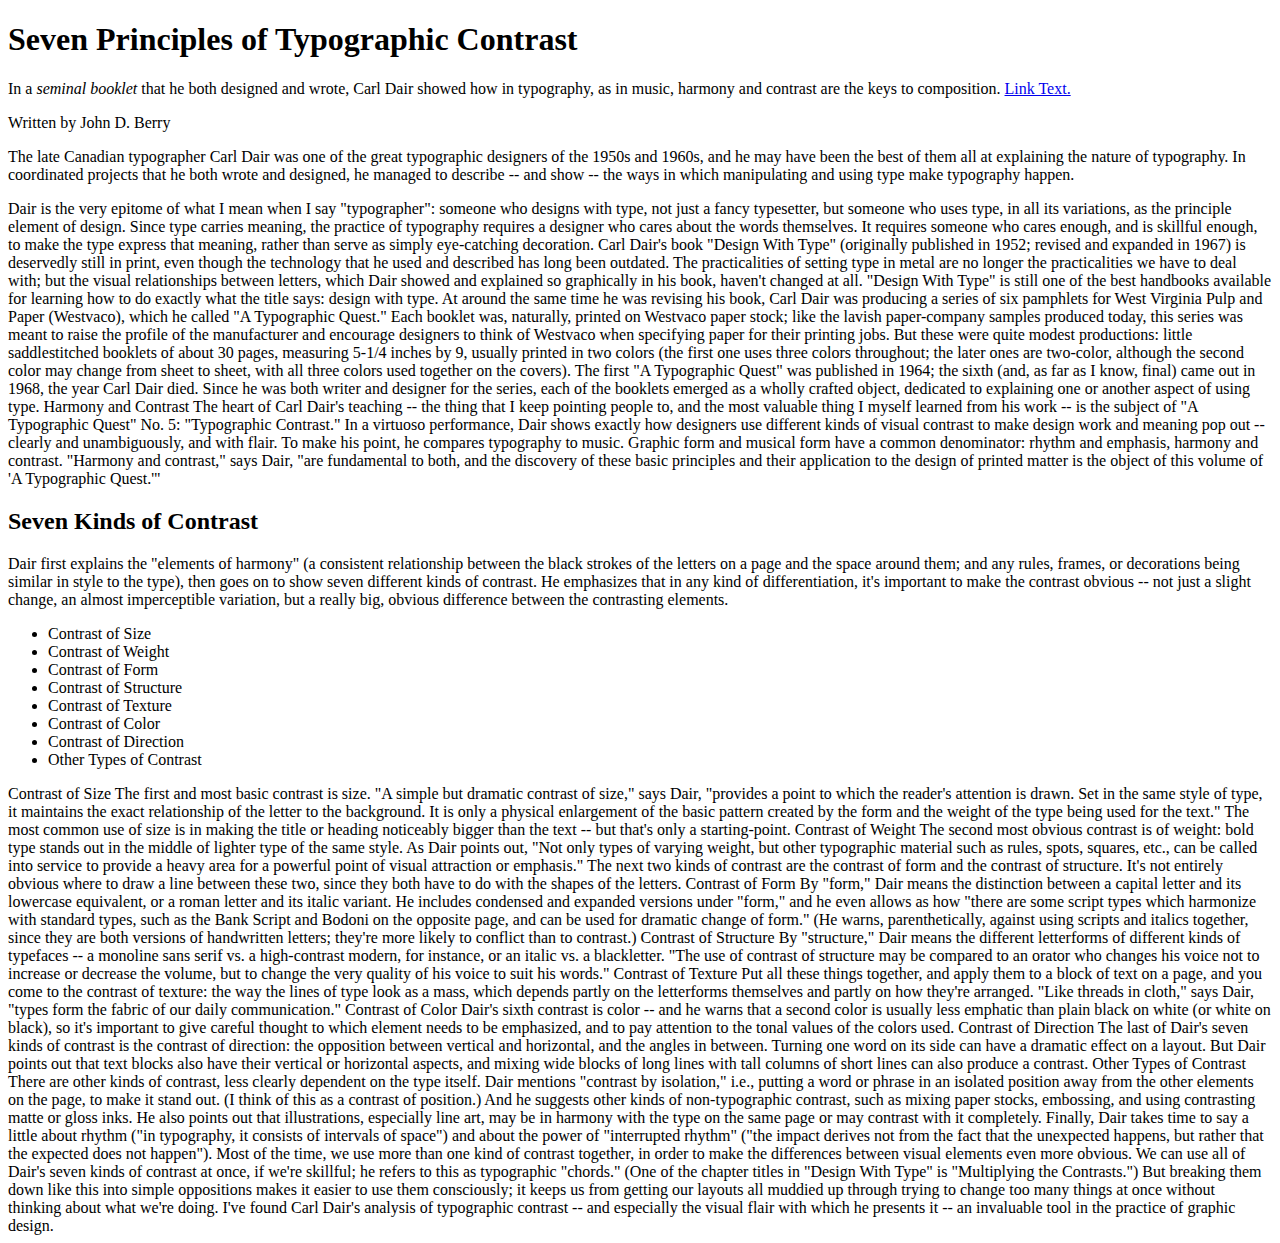
<file: 01_html/index.html>
<!DOCTYPE html>
<html lang="en">
    <head>
    	<meta http-equiv="x-ua-compatible" content="ie=edge">
        <meta charset="utf-8"> 
       	<meta name="viewport" content="width=device-width, initial-scale=1">
        <title>Seven Principles of Typographic Contrast</title>
    </head>
    <body>
    	<h1>Seven Principles of Typographic Contrast</h1>

    	<p>
    		In a <em>seminal booklet</em> that he both designed and wrote, Carl Dair showed how in typography, as in music, harmony and contrast are the keys to composition. <a href="https://www.google.com/">Link Text.</a>
    	</p>

    	<p>Written by John D. Berry</p>

    	<p>The late Canadian typographer Carl Dair was one of the great typographic designers of the 1950s and 1960s, and he may have been the best of them all at explaining the nature of typography. In coordinated projects that he both wrote and designed, he managed to describe -- and show -- the ways in which manipulating and using type make typography happen.
    	</p>

    	Dair is the very epitome of what I mean when I say "typographer": someone who designs with type, not just a fancy typesetter, but someone who uses type, in all its variations, as the principle element of design. Since type carries meaning, the practice of typography requires a designer who cares about the words themselves. It requires someone who cares enough, and is skillful enough, to make the type express that meaning, rather than serve as simply eye-catching decoration.

    	Carl Dair's book "Design With Type" (originally published in 1952; revised and expanded in 1967) is deservedly still in print, even though the technology that he used and described has long been outdated. The practicalities of setting type in metal are no longer the practicalities we have to deal with; but the visual relationships between letters, which Dair showed and explained so graphically in his book, haven't changed at all. "Design With Type" is still one of the best handbooks available for learning how to do exactly what the title says: design with type.

    	At around the same time he was revising his book, Carl Dair was producing a series of six pamphlets for West Virginia Pulp and Paper (Westvaco), which he called "A Typographic Quest." Each booklet was, naturally, printed on Westvaco paper stock; like the lavish paper-company samples produced today, this series was meant to raise the profile of the manufacturer and encourage designers to think of Westvaco when specifying paper for their printing jobs. But these were quite modest productions: little saddlestitched booklets of about 30 pages, measuring 5-1/4 inches by 9, usually printed in two colors (the first one uses three colors throughout; the later ones are two-color, although the second color may change from sheet to sheet, with all three colors used together on the covers). The first "A Typographic Quest" was published in 1964; the sixth (and, as far as I know, final) came out in 1968, the year Carl Dair died. Since he was both writer and designer for the series, each of the booklets emerged as a wholly crafted object, dedicated to explaining one or another aspect of using type.

    	Harmony and Contrast

    	The heart of Carl Dair's teaching -- the thing that I keep pointing people to, and the most valuable thing I myself learned from his work -- is the subject of "A Typographic Quest" No. 5: "Typographic Contrast." In a virtuoso performance, Dair shows exactly how designers use different kinds of visual contrast to make design work and meaning pop out -- clearly and unambiguously, and with flair. To make his point, he compares typography to music.

    	Graphic form and musical form have a common denominator: rhythm and emphasis, harmony and contrast. "Harmony and contrast," says Dair, "are fundamental to both, and the discovery of these basic principles and their application to the design of printed matter is the object of this volume of 'A Typographic Quest.'"

    	<h2>Seven Kinds of Contrast</h2>

    	Dair first explains the "elements of harmony" (a consistent relationship between the black strokes of the letters on a page and the space around them; and any rules, frames, or decorations being similar in style to the type), then goes on to show seven different kinds of contrast. He emphasizes that in any kind of differentiation, it's important to make the contrast obvious -- not just a slight change, an almost imperceptible variation, but a really big, obvious difference between the contrasting elements.

    	<ul>
    		<li>Contrast of Size</li>
    		<li>Contrast of Weight</li>
    		<li>Contrast of Form</li>
    		<li>Contrast of Structure</li>
    		<li>Contrast of Texture</li>
    		<li>Contrast of Color</li>
    		<li>Contrast of Direction</li>
    		<li>Other Types of Contrast</li>
    	</ul>

    	Contrast of Size

    	The first and most basic contrast is size. "A simple but dramatic contrast of size," says Dair, "provides a point to which the reader's attention is drawn. Set in the same style of type, it maintains the exact relationship of the letter to the background. It is only a physical enlargement of the basic pattern created by the form and the weight of the type being used for the text." The most common use of size is in making the title or heading noticeably bigger than the text -- but that's only a starting-point.

    	Contrast of Weight

    	The second most obvious contrast is of weight: bold type stands out in the middle of lighter type of the same style. As Dair points out, "Not only types of varying weight, but other typographic material such as rules, spots, squares, etc., can be called into service to provide a heavy area for a powerful point of visual attraction or emphasis."

    	The next two kinds of contrast are the contrast of form and the contrast of structure. It's not entirely obvious where to draw a line between these two, since they both have to do with the shapes of the letters.


    	Contrast of Form

    	By "form," Dair means the distinction between a capital letter and its lowercase equivalent, or a roman letter and its italic variant. He includes condensed and expanded versions under "form," and he even allows as how "there are some script types which harmonize with standard types, such as the Bank Script and Bodoni on the opposite page, and can be used for dramatic change of form." (He warns, parenthetically, against using scripts and italics together, since they are both versions of handwritten letters; they're more likely to conflict than to contrast.)

    	Contrast of Structure

    	By "structure," Dair means the different letterforms of different kinds of typefaces -- a monoline sans serif vs. a high-contrast modern, for instance, or an italic vs. a blackletter. "The use of contrast of structure may be compared to an orator who changes his voice not to increase or decrease the volume, but to change the very quality of his voice to suit his words."

    	Contrast of Texture

    	Put all these things together, and apply them to a block of text on a page, and you come to the contrast of texture: the way the lines of type look as a mass, which depends partly on the letterforms themselves and partly on how they're arranged. "Like threads in cloth," says Dair, "types form the fabric of our daily communication."


    	Contrast of Color

    	Dair's sixth contrast is color -- and he warns that a second color is usually less emphatic than plain black on white (or white on black), so it's important to give careful thought to which element needs to be emphasized, and to pay attention to the tonal values of the colors used.

    	Contrast of Direction

    	The last of Dair's seven kinds of contrast is the contrast of direction: the opposition between vertical and horizontal, and the angles in between. Turning one word on its side can have a dramatic effect on a layout. But Dair points out that text blocks also have their vertical or horizontal aspects, and mixing wide blocks of long lines with tall columns of short lines can also produce a contrast.

    	Other Types of Contrast

    	There are other kinds of contrast, less clearly dependent on the type itself. Dair mentions "contrast by isolation," i.e., putting a word or phrase in an isolated position away from the other elements on the page, to make it stand out. (I think of this as a contrast of position.) And he suggests other kinds of non-typographic contrast, such as mixing paper stocks, embossing, and using contrasting matte or gloss inks. He also points out that illustrations, especially line art, may be in harmony with the type on the same page or may contrast with it completely.

    	Finally, Dair takes time to say a little about rhythm ("in typography, it consists of intervals of space") and about the power of "interrupted rhythm" ("the impact derives not from the fact that the unexpected happens, but rather that the expected does not happen").

    	Most of the time, we use more than one kind of contrast together, in order to make the differences between visual elements even more obvious. We can use all of Dair's seven kinds of contrast at once, if we're skillful; he refers to this as typographic "chords." (One of the chapter titles in "Design With Type" is "Multiplying the Contrasts.") But breaking them down like this into simple oppositions makes it easier to use them consciously; it keeps us from getting our layouts all muddied up through trying to change too many things at once without thinking about what we're doing. I've found Carl Dair's analysis of typographic contrast -- and especially the visual flair with which he presents it -- an invaluable tool in the practice of graphic design.
    </body>
</html>
</file>
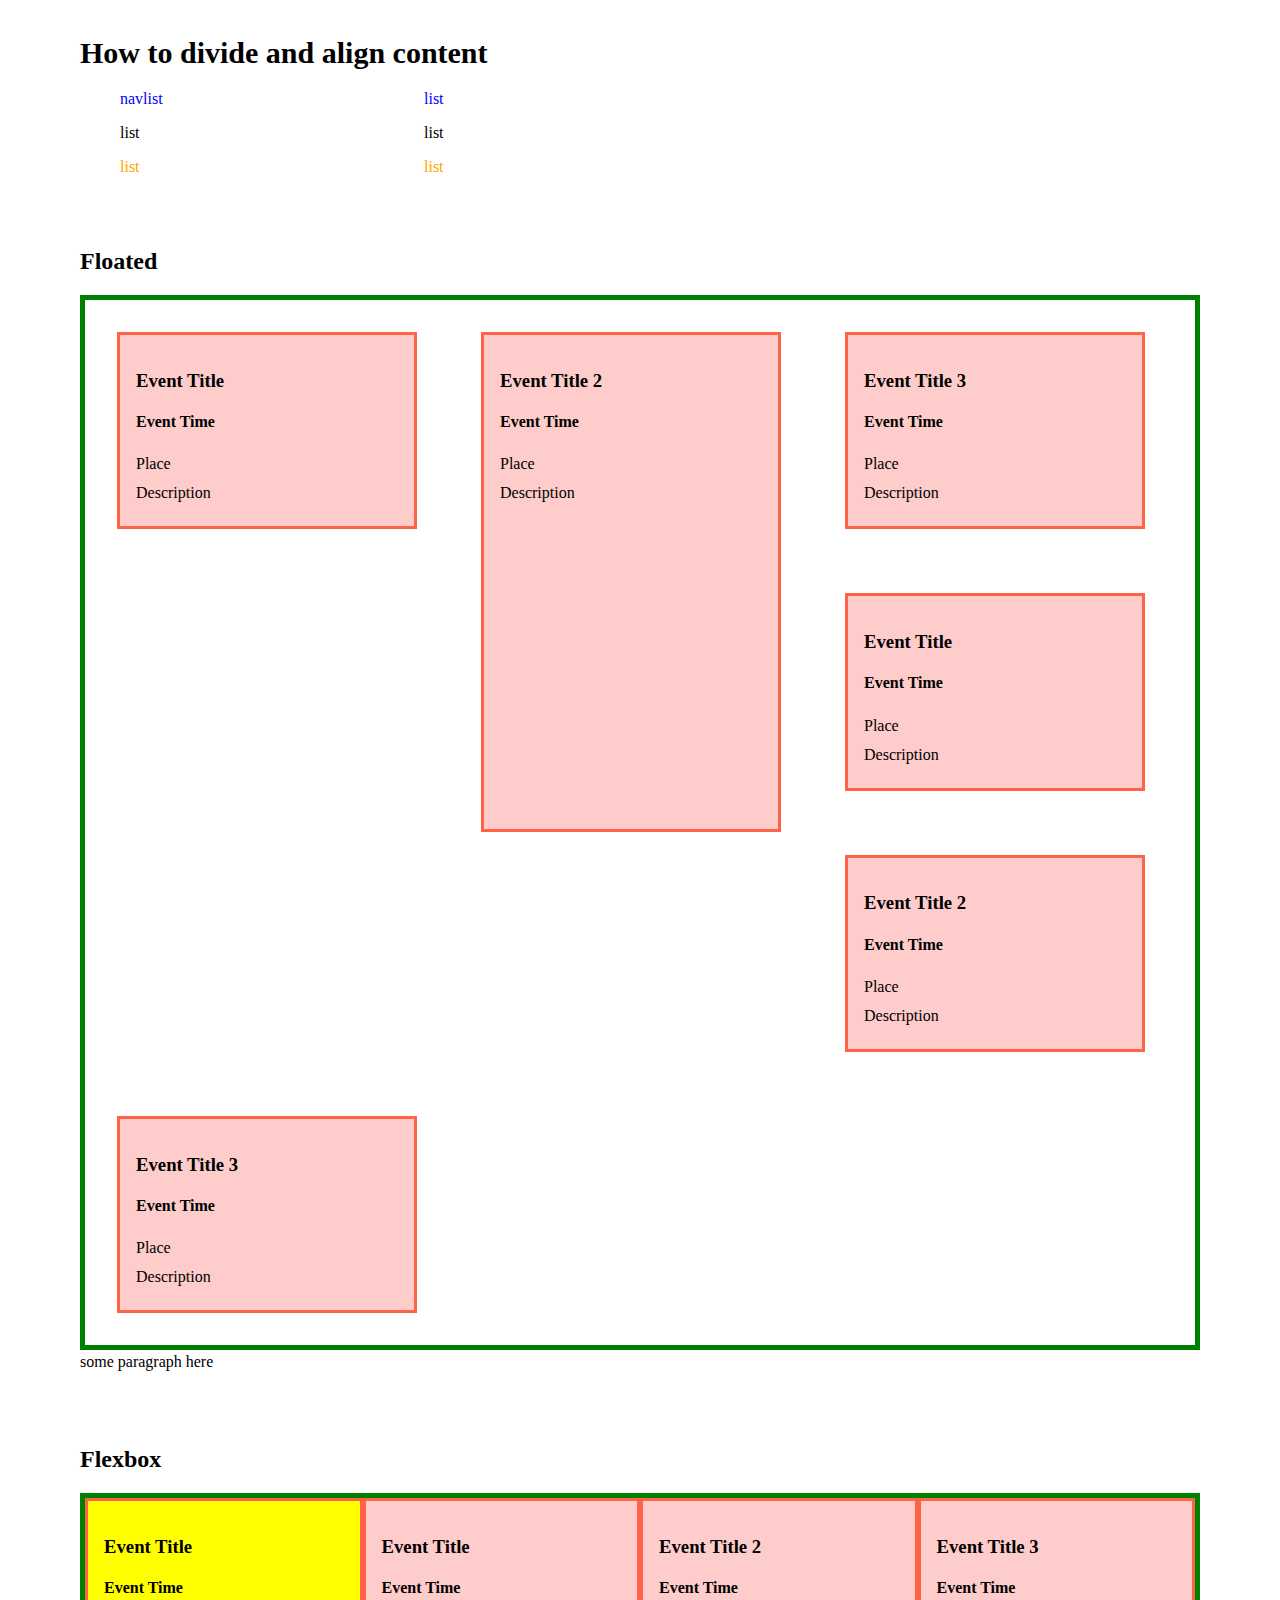
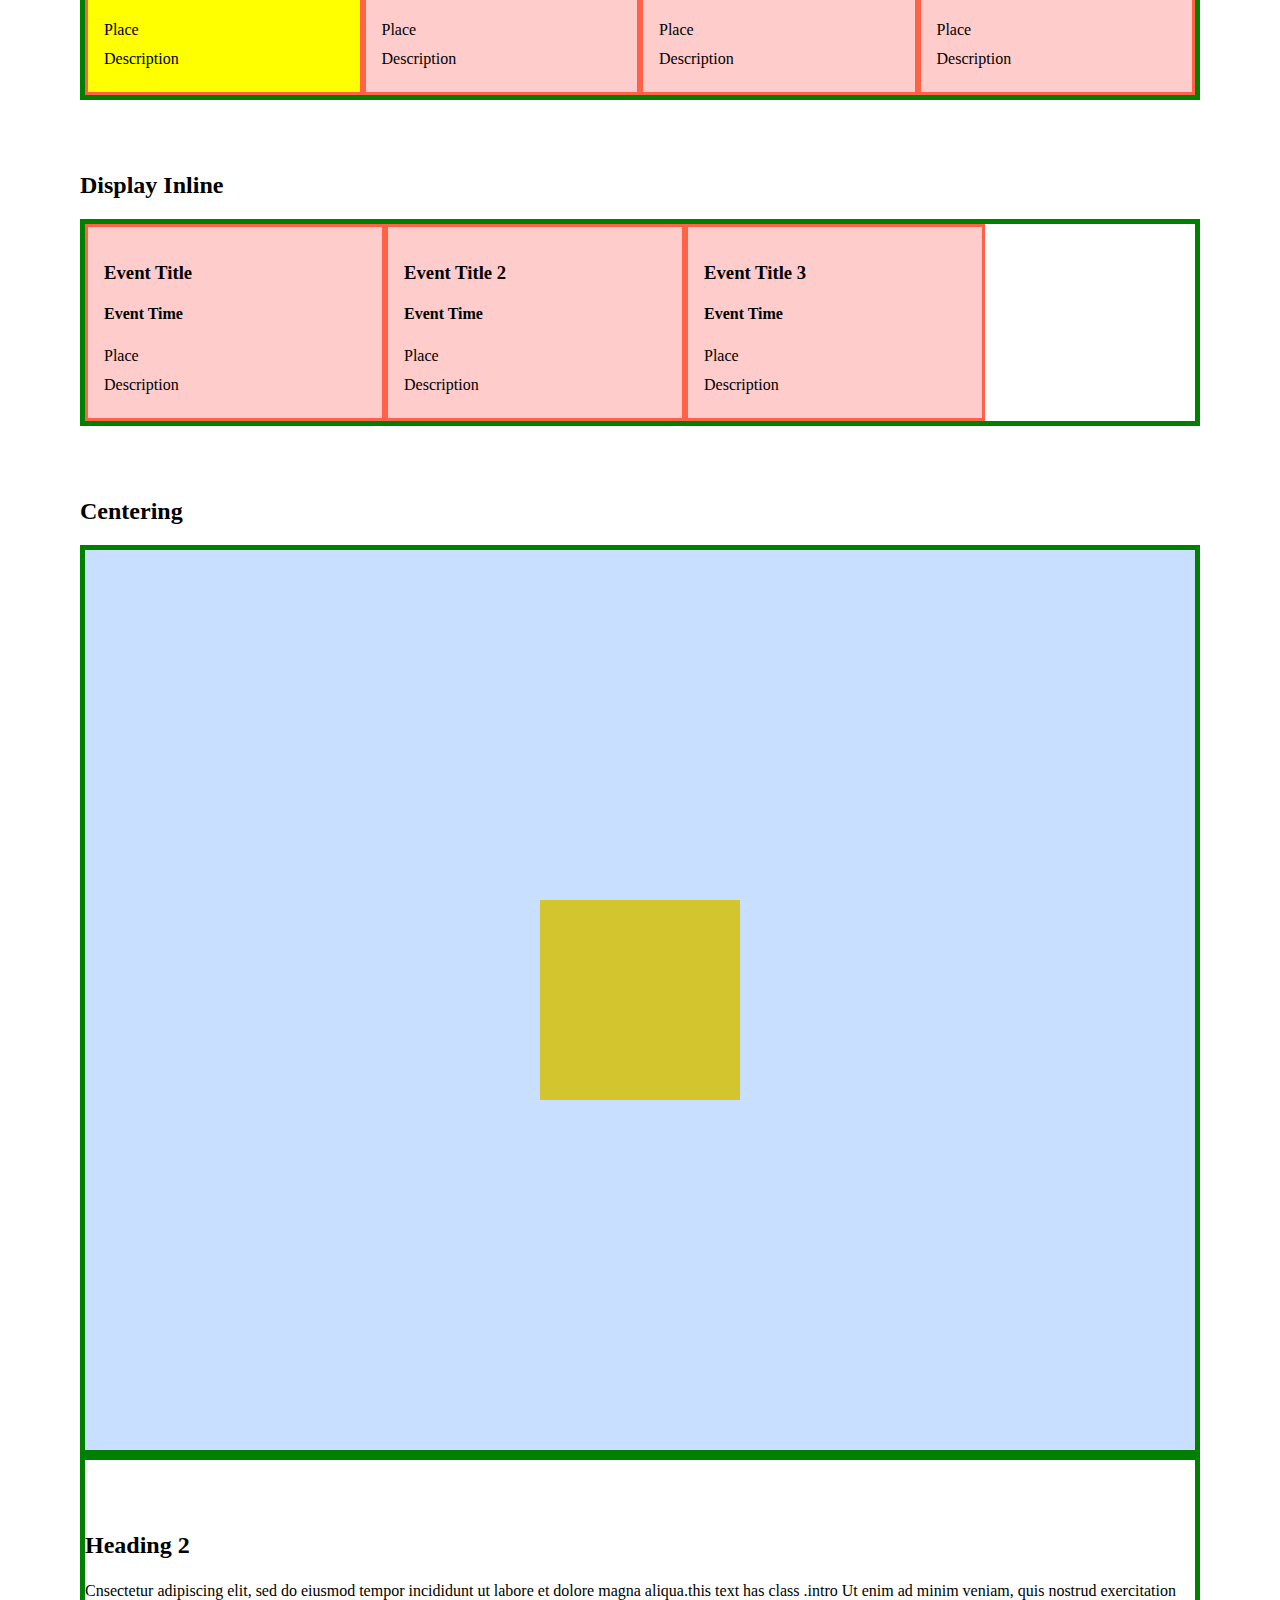
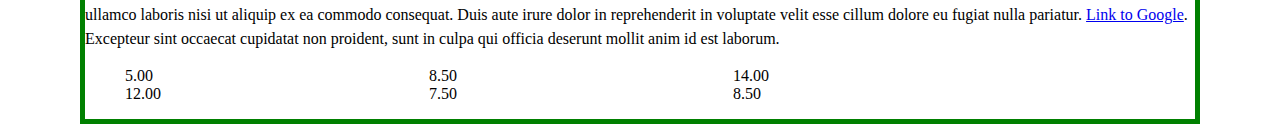
<file: 04_layout/index.html>
<!DOCTYPE html>
<html lang="en">
<head>
	<meta charset="utf-8">
	<meta content="ie=edge" http-equiv="x-ua-compatible">
	<meta content="width=device-width, initial-scale=1" name="viewport">
	<title>Layout</title>
	<link href="styles.css" rel="stylesheet" type="text/css">
</head>
<body>
	<!-- This is my heading -->
	<h1>How to divide and align content</h1>
	<ul class="nav">
		<li>navlist</li>
		<li>list</li>
	</ul>
	<ul>
		<li>list</li>
		<li>list</li>
	</ul>

	<ul class="orange">
		<li>list</li>
		<li>list</li>
	</ul>

	<h2>Floated</h2>
	<section id="floated">
		<div class="event">
			<h3>Event Title</h3>
			<h4>Event Time</h4>
			<p>Place</p>
			<p>Description</p>
		</div>
		<div class="event tall">
			<h3>Event Title 2</h3>
			<h4>Event Time</h4>
			<p>Place</p>
			<p>Description</p>
		</div>
		<div class="event">
			<h3>Event Title 3</h3>
			<h4>Event Time</h4>
			<p>Place</p>
			<p>Description</p>
		</div>
		<div class="event">
			<h3>Event Title</h3>
			<h4>Event Time</h4>
			<p>Place</p>
			<p>Description</p>
		</div>
		<div class="event">
			<h3>Event Title 2</h3>
			<h4>Event Time</h4>
			<p>Place</p>
			<p>Description</p>
		</div>
		<div class="event">
			<h3>Event Title 3</h3>
			<h4>Event Time</h4>
			<p>Place</p>
			<p>Description</p>
		</div>
	</section>

	<p>some paragraph here</p>
	
	<h2>Flexbox</h2>
	<section id="flexbox">
		<div class="event fixed">
			<h3>Event Title</h3>
			<h4>Event Time</h4>
			<p>Place</p>
			<p>Description</p>
		</div>
		<div class="event col1">
			<h3>Event Title</h3>
			<h4>Event Time</h4>
			<p>Place</p>
			<p>Description</p>
		</div>
		<div class="event col2">
			<h3>Event Title 2</h3>
			<h4>Event Time</h4>
			<p>Place</p>
			<p>Description</p>
		</div>
		<div class="event col3">
			<h3>Event Title 3</h3>
			<h4>Event Time</h4>
			<p>Place</p>
			<p>Description</p>
		</div>
	</section>
	
	<h2>Display Inline</h2>
	<section id="display">
		<div class="event">
			<h3>Event Title</h3>
			<h4>Event Time</h4>
			<p>Place</p>
			<p>Description</p>
		</div>
		<div class="event">
			<h3>Event Title 2</h3>
			<h4>Event Time</h4>
			<p>Place</p>
			<p>Description</p>
		</div>
		<div class="event">
			<h3>Event Title 3</h3>
			<h4>Event Time</h4>
			<p>Place</p>
			<p>Description</p>
		</div>
	</section>

	<h2>Centering</h2>
	<section id="centering">
		<div class="box"></div>
	</section>
	
	<section>
		<h2>Heading 2</h2>
		<p>Cnsectetur adipiscing elit, sed do eiusmod tempor incididunt ut labore et dolore magna aliqua.<span class="intro">this text has class .intro</span> Ut enim ad minim veniam, quis nostrud exercitation ullamco laboris nisi ut aliquip ex ea commodo consequat. Duis aute irure dolor in reprehenderit in voluptate velit esse cillum dolore eu fugiat nulla pariatur. <a href="https://www.google.com/">Link to Google</a>. Excepteur sint occaecat cupidatat non proident, sunt in culpa qui officia deserunt mollit anim id est laborum.</p>
		<ul>
			<li>5.00</li>
			<li>8.50</li>
			<li>14.00</li>
			<li>12.00</li>
			<li>7.50</li>
			<li>8.50</li>
		</ul>
	</section>
</body>
</html>
</file>
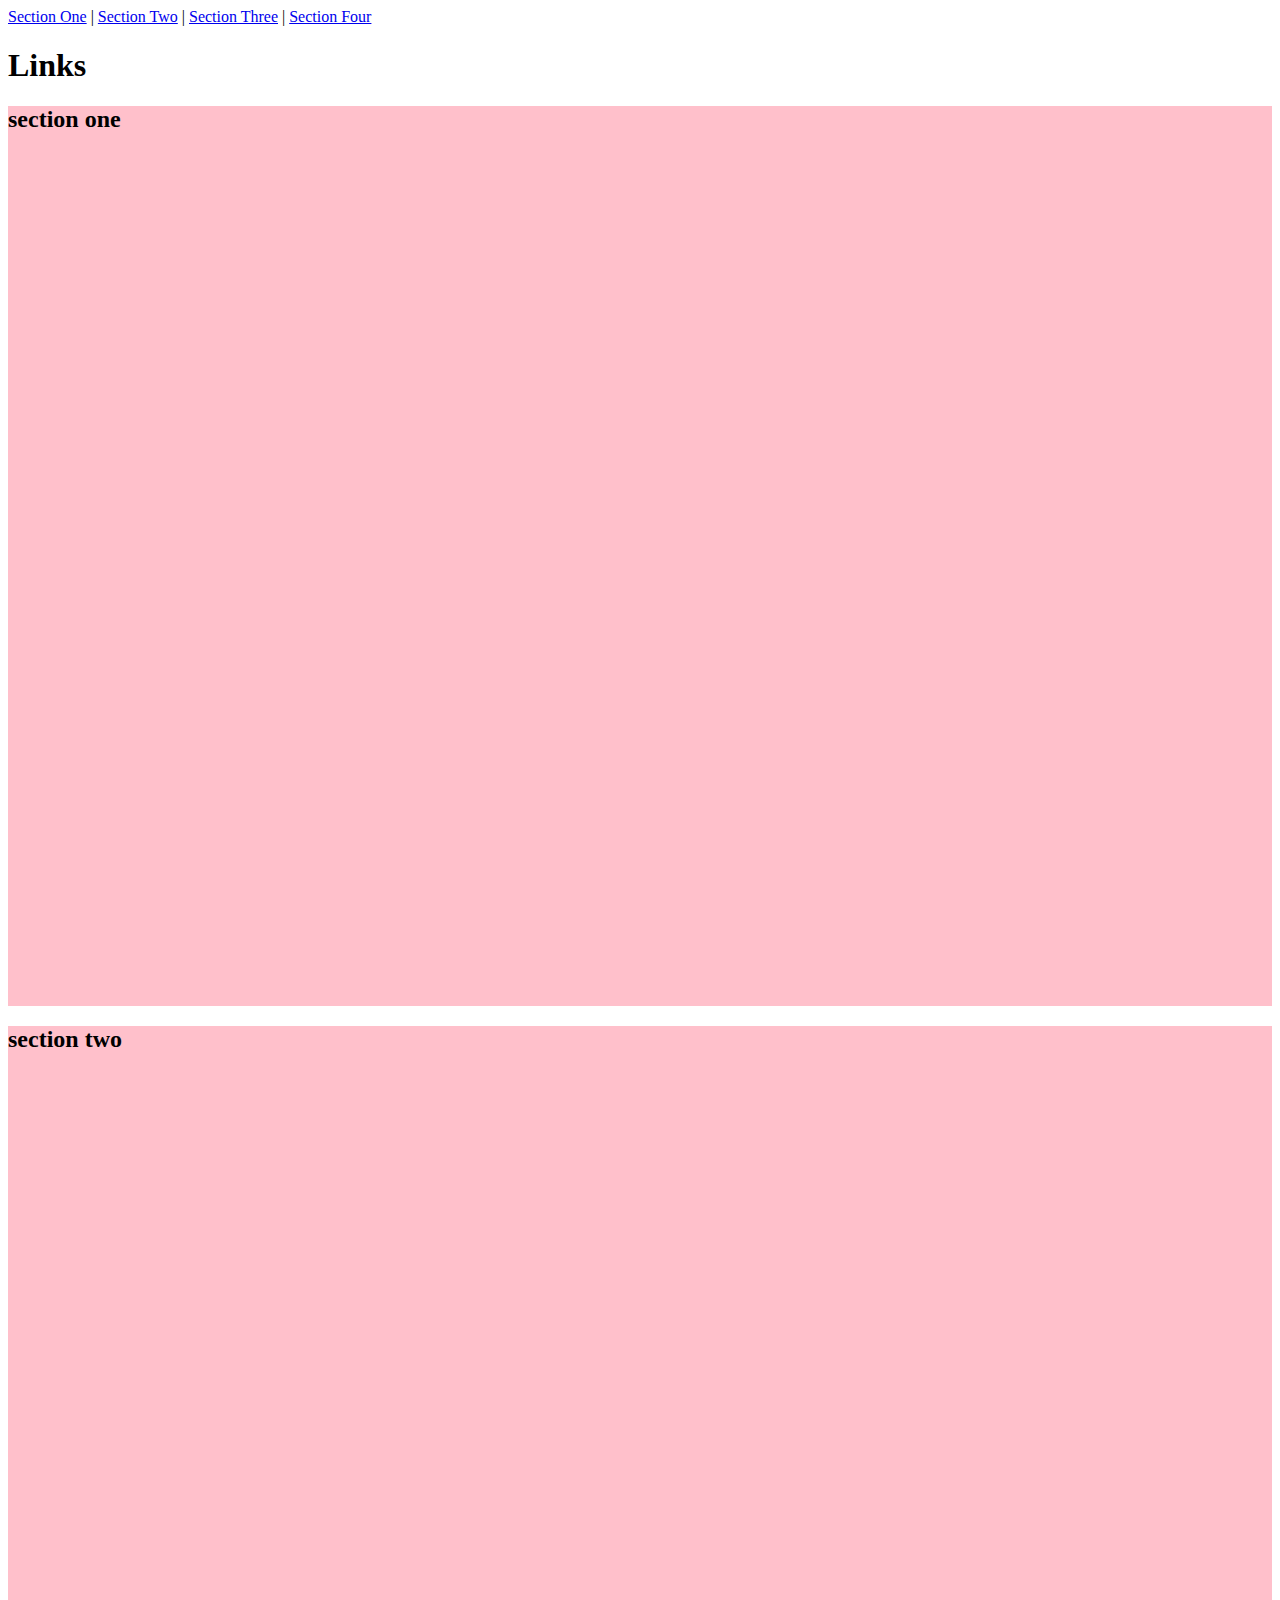
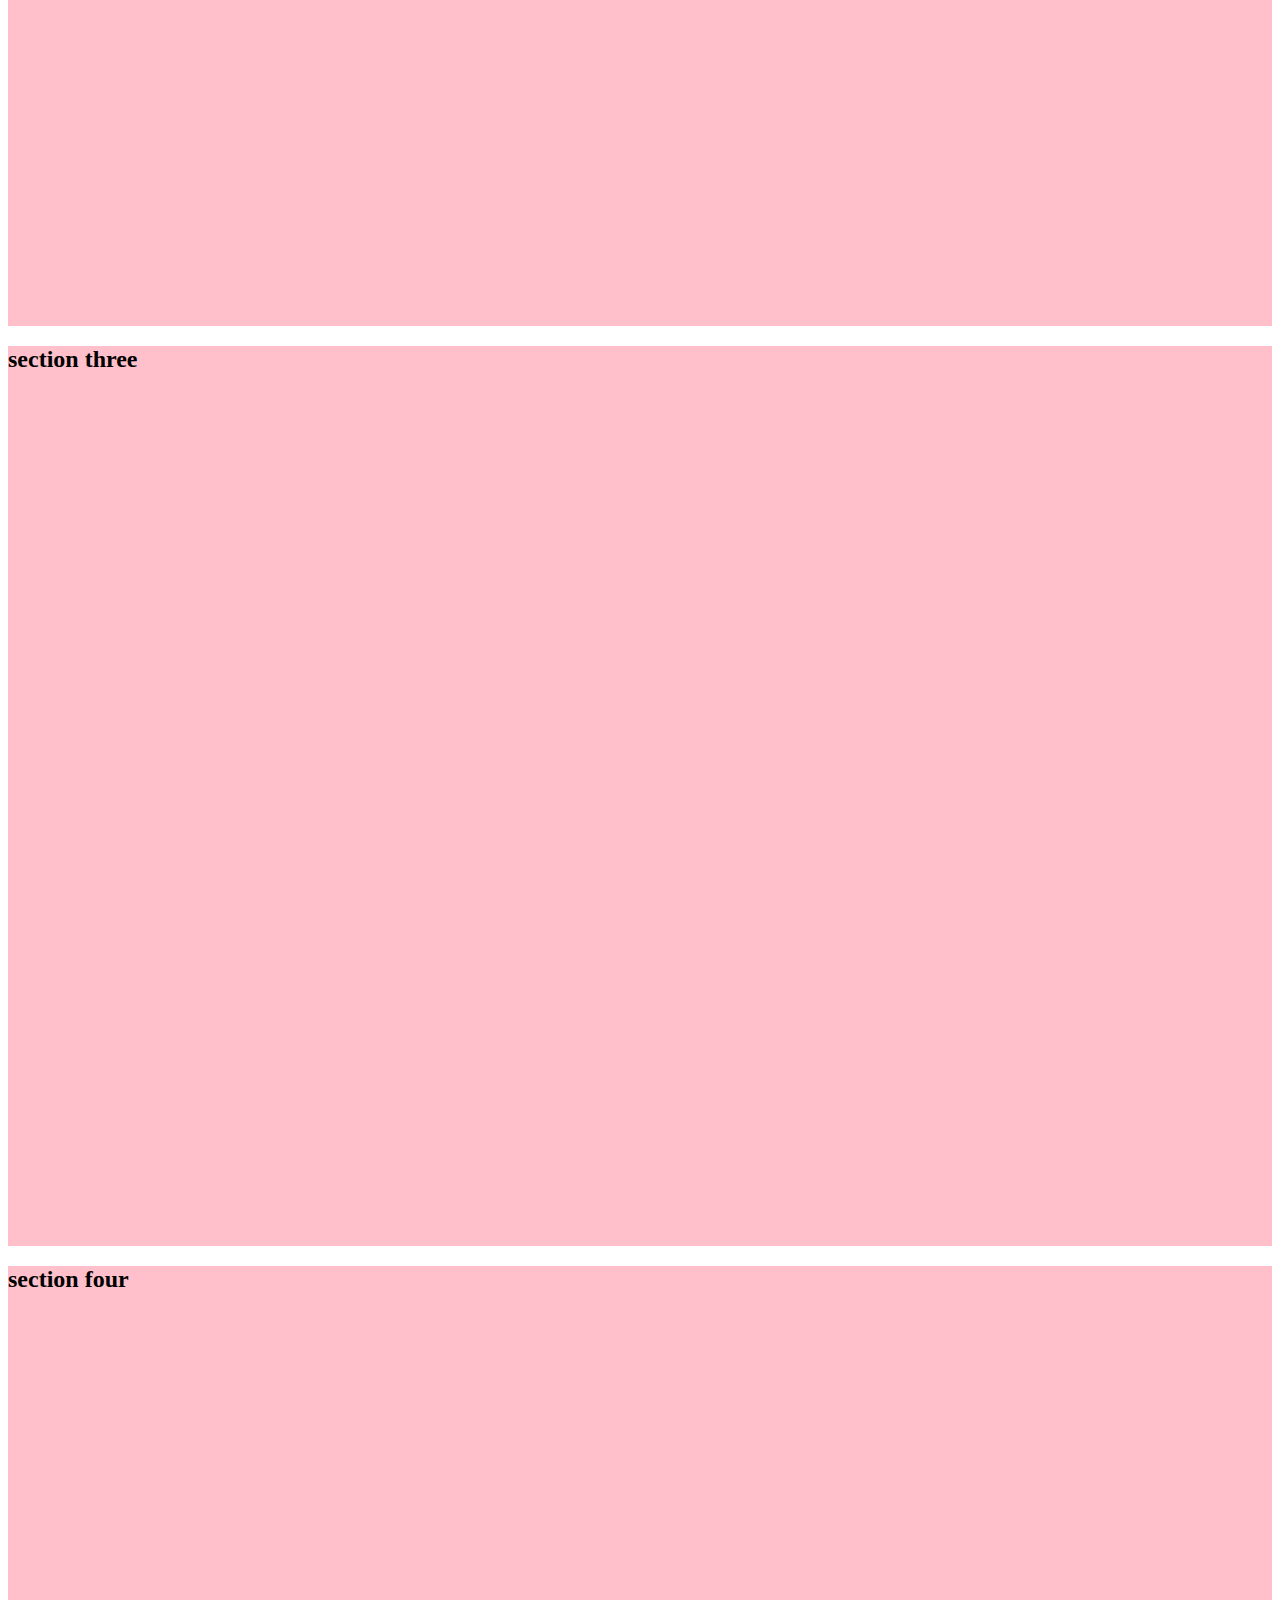
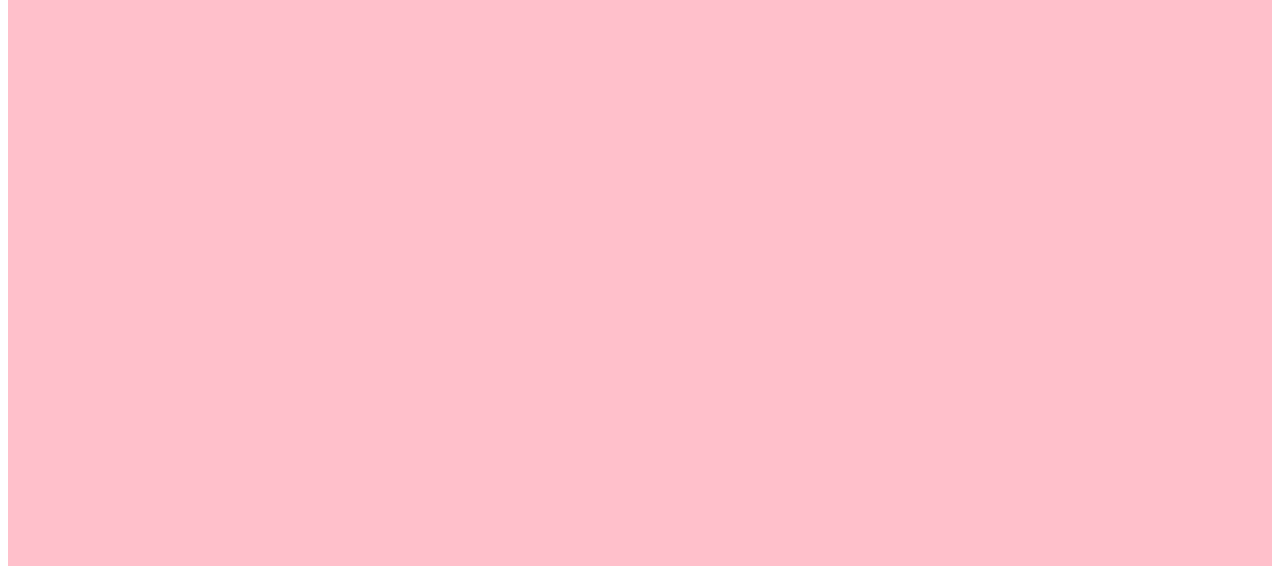
<file: 02_paths/anchor.html>
<!doctype html>
<html lang="en">
    <head>
        <meta charset="utf-8">
        <meta http-equiv="x-ua-compatible" content="ie=edge">
        <meta name="viewport" content="width=device-width, initial-scale=1">
        <style>
        	section{
        		height: 100vh;
        		width: 100%;
        		background: pink;
        		margin-bottom: 1em;
        		box-sizing: border-box;
        	}

        </style>
    </head>
    <body>
    	<nav>
    		<a href="#one">Section One</a> | <a href="#two">Section Two</a> | <a href="#three">Section Three</a> | <a href="#four">Section Four</a>
    	</nav>
    <h1>Links</h1>
	   	<section id="one">
	   		<h2>section one</h2>
	   	</section>
	   	<section id="two">
	   		<h2>section two</h2>
	   	</section>
	   	<section id="three">
	   		<h2>section three</h2>
	   	</section>
	   	<section id="four">
	   		<h2>section four</h2>
	   	</section>
    </body>
</html>
</file>
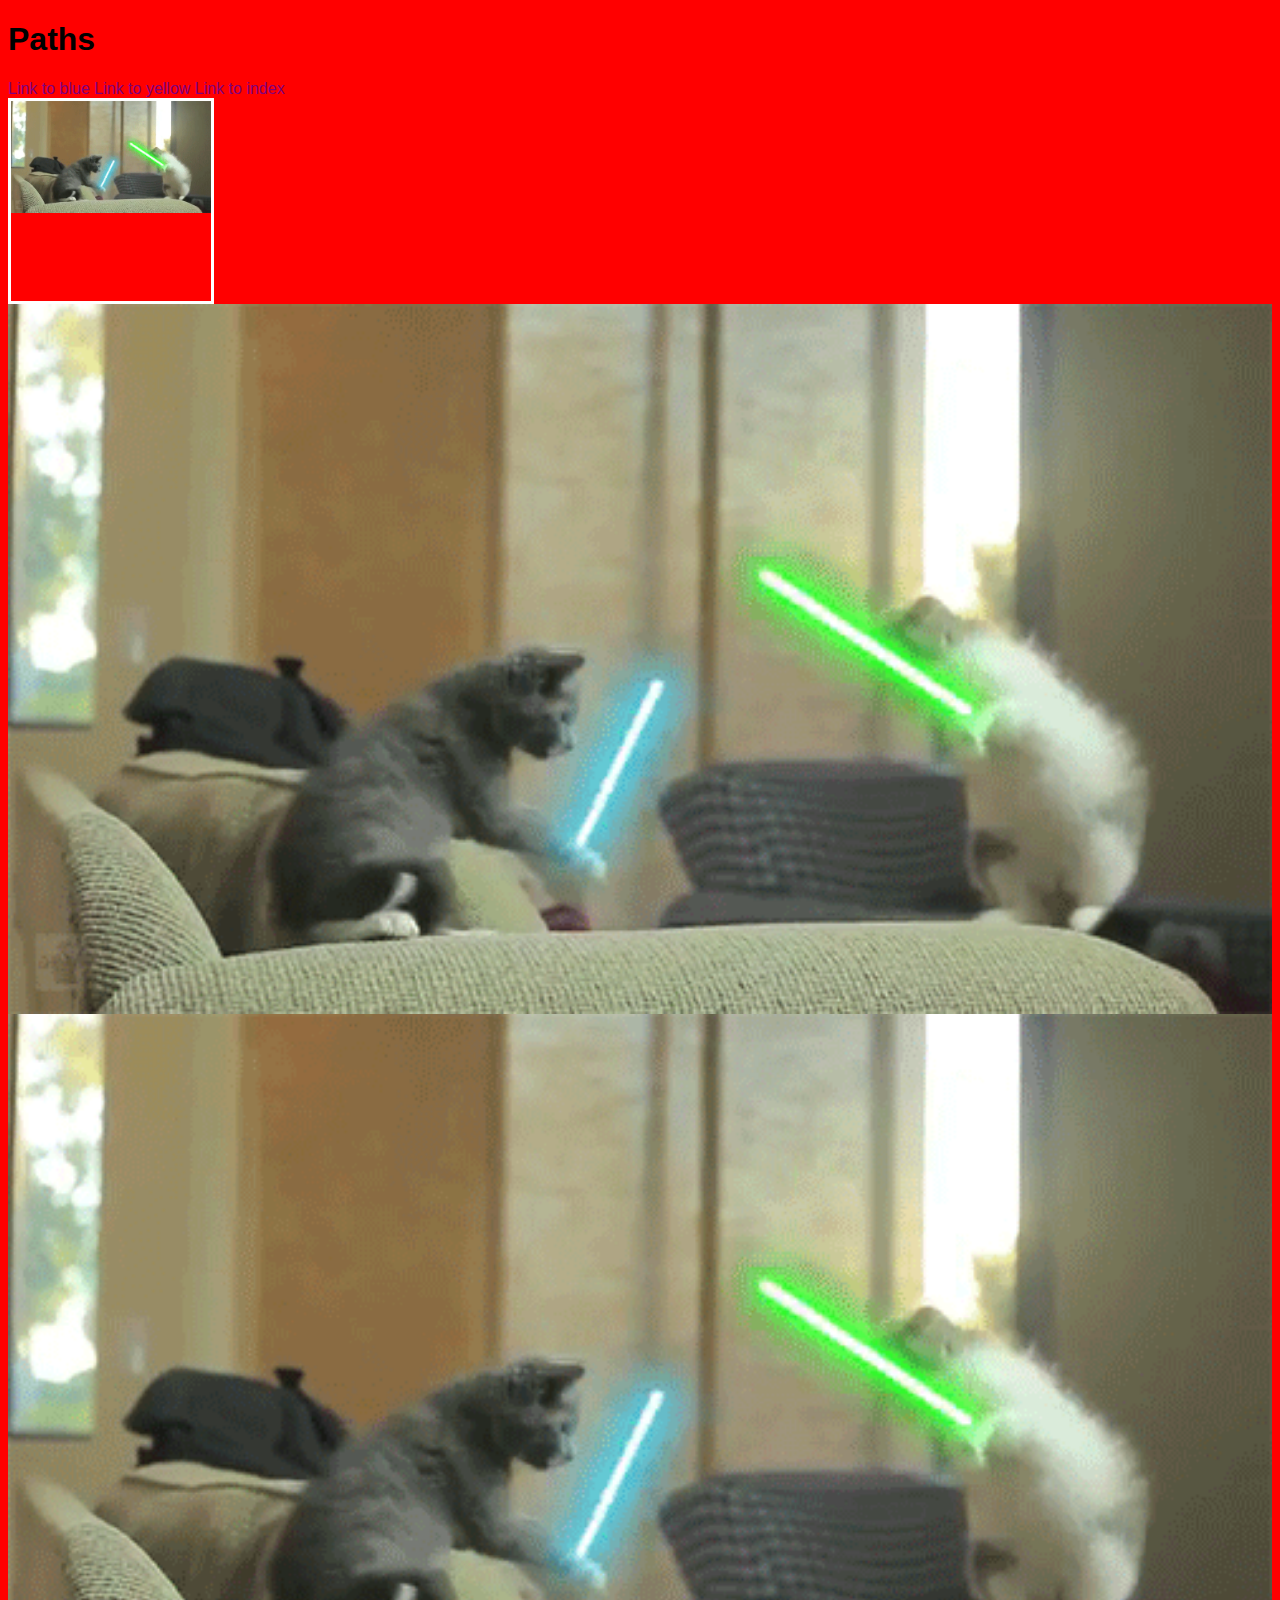
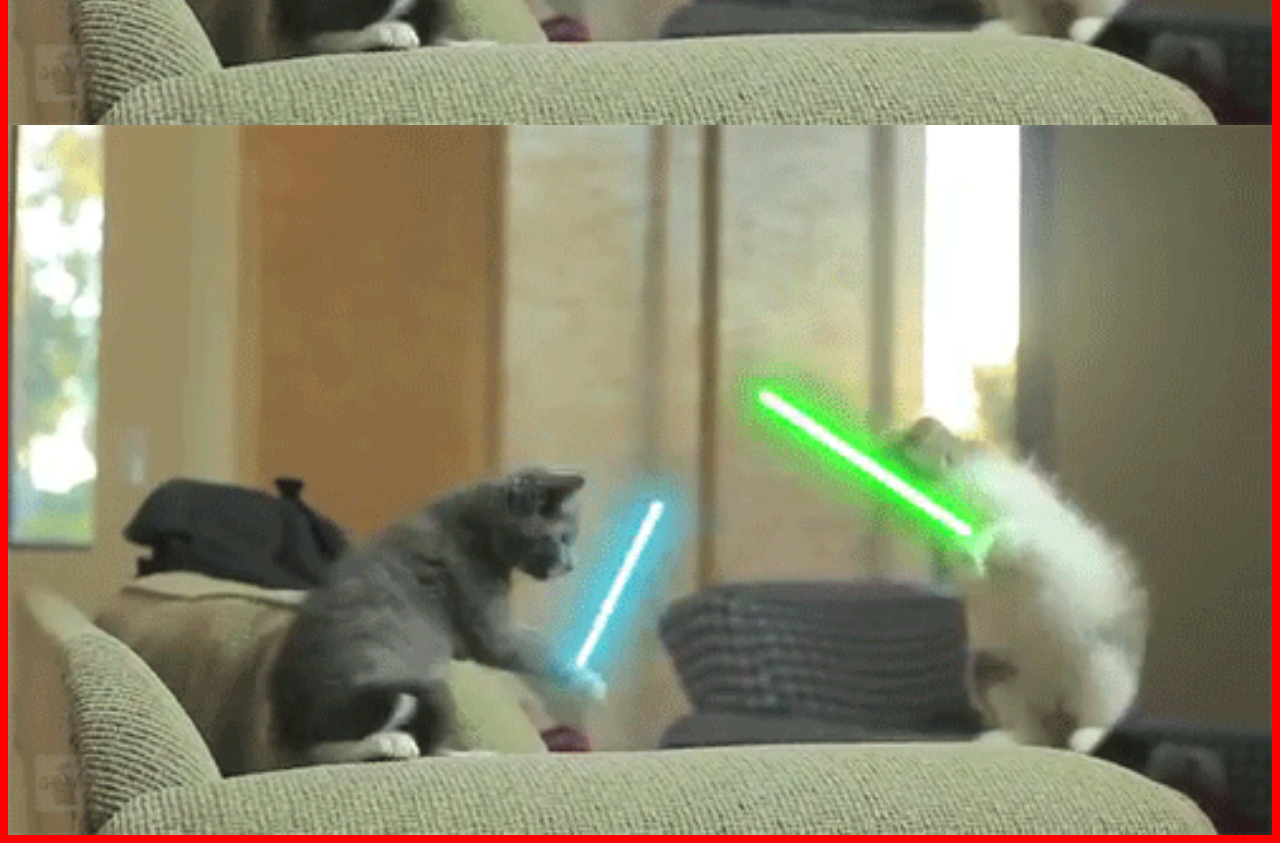
<file: 02_paths/red.html>
<!doctype html>
<html lang="en">
    <head>
        <meta charset="utf-8">
        <meta http-equiv="x-ua-compatible" content="ie=edge">
        <meta name="viewport" content="width=device-width, initial-scale=1">
        <title>Paths</title>
        <link rel="stylesheet" type="text/css" href="style.css">
    </head>
    <body class="red">
    	<h1>Paths</h1>
    	<a href="levelone/blue.html">Link to blue</a>
        <a href="levelone/leveltwo/yellow.html">Link to yellow</a>
    	<a href="index.html">Link to index</a>

        <div class="container">
             <img src="stuff/giphy.gif">
        </div>
        <img src="stuff/giphy.gif" class="special">
        <img src="stuff/giphy.gif" class="special">
        <img src="stuff/giphy.gif">
    </body>
</html>
</file>
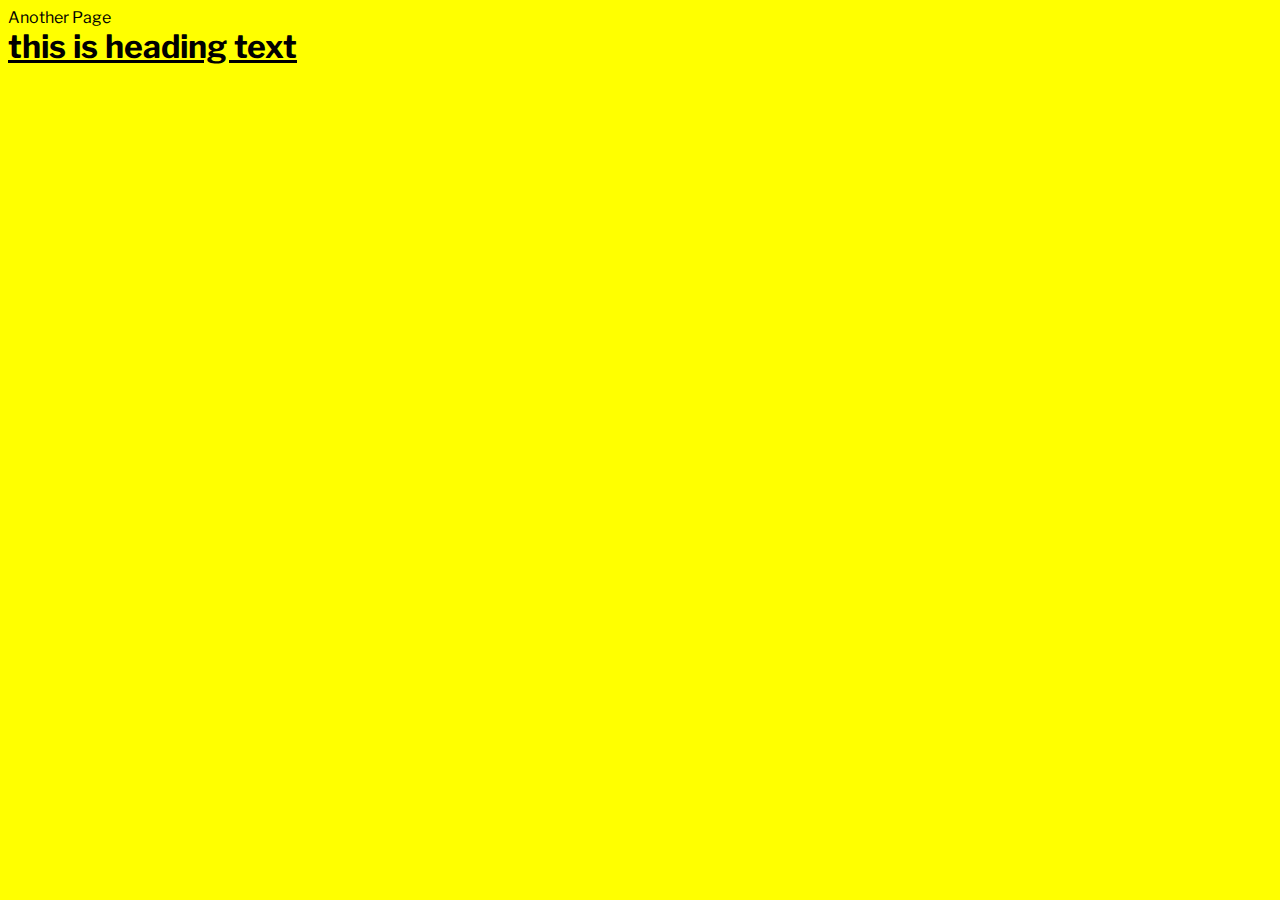
<file: 03_css/another.html>
<!doctype html>
<html lang="en">
<head>
    <meta charset="utf-8">
    <meta http-equiv="x-ua-compatible" content="ie=edge">
    <meta name="viewport" content="width=device-width, initial-scale=1">
    <title>Another page</title>
	<link rel="stylesheet" type="text/css" href="style.css">
</head>
<body>
	Another Page
	<h1>this is heading text</h1>
</body>
</html>
</file>
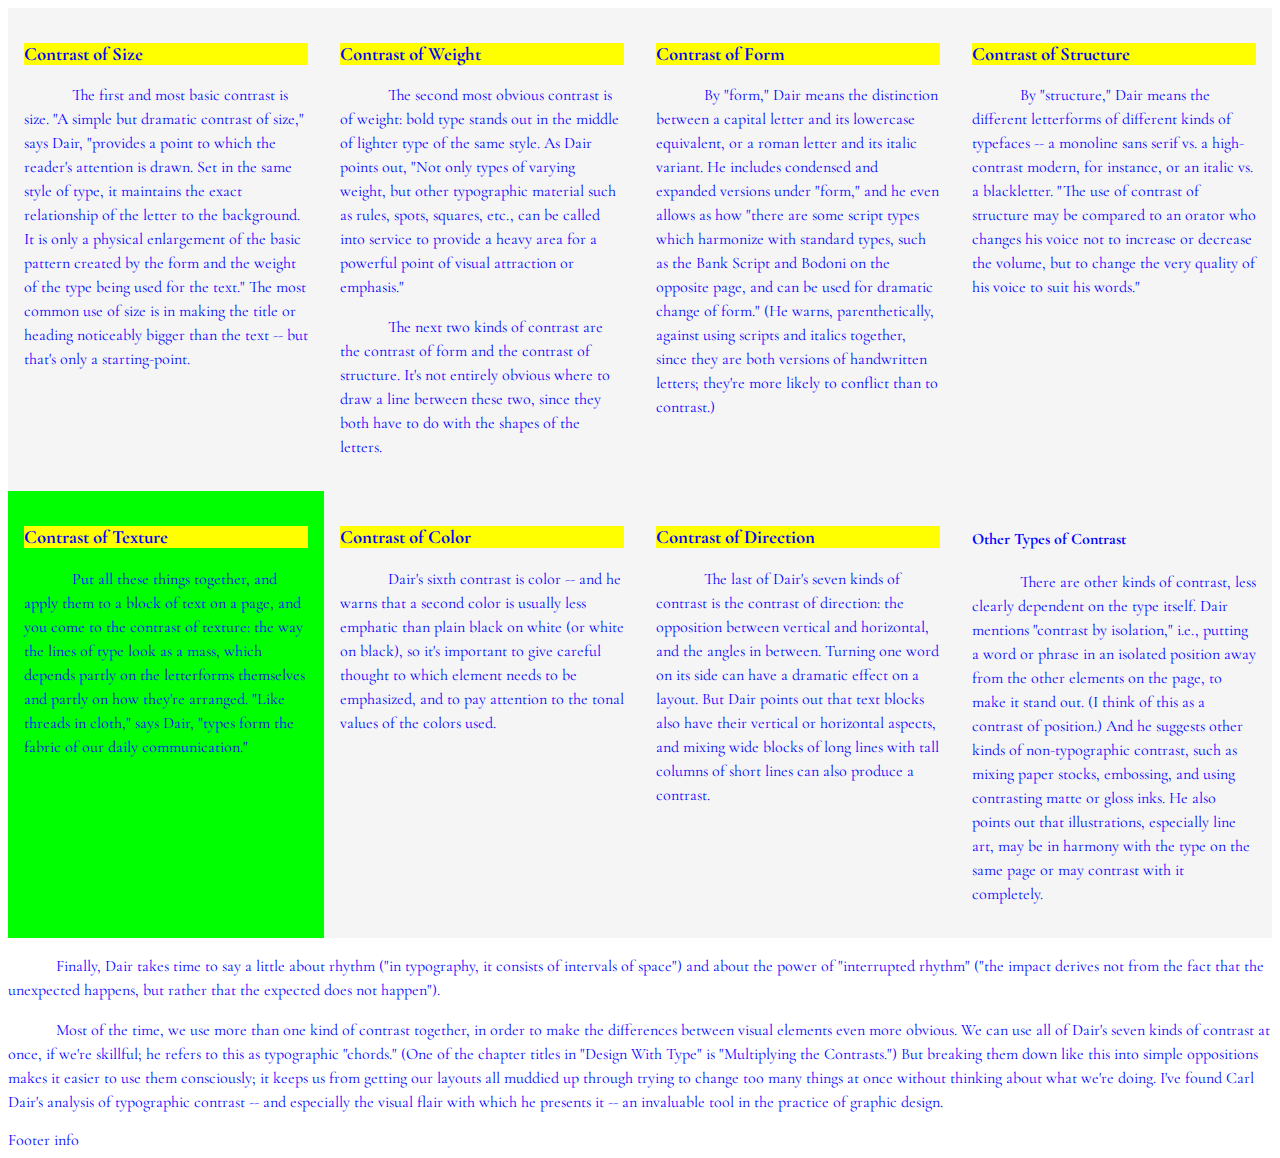
<file: 03_css/contrasts.html>
<!DOCTYPE html>
<html lang="en">
	<head>
		<meta charset="utf-8">
		<meta content="ie=edge" http-equiv="x-ua-compatible">
		<meta content="width=device-width, initial-scale=1" name="viewport">
		<title>
			HTML markup
		</title>
		<link rel="stylesheet" type="text/css" href="styles/stylesheet.css">
	</head>
	<body id="contrasts">
		<section id="columns">
			<div class="description">						
				<h3>Contrast of Size</h3>
				<p>
					The first and most basic contrast is size. "A simple but dramatic contrast of size," says Dair, "provides a point to which the reader's attention is drawn. Set in the same style of type, it maintains the exact relationship of the letter to the background. It is only a physical enlargement of the basic pattern created by the form and the weight of the type being used for the text." The most common use of size is in making the title or heading noticeably bigger than the text -- but that's only a starting-point.
				</p>
			</div>
			<div class="description">
				<h3>Contrast of Weight</h3>
				<p>
					The second most obvious contrast is of weight: bold type stands out in the middle of lighter type of the same style. As Dair points out, "Not only types of varying weight, but other typographic material such as rules, spots, squares, etc., can be called into service to provide a heavy area for a powerful point of visual attraction or emphasis."
				</p>
				<p>
					The next two kinds of contrast are the contrast of form and the contrast of structure. It's not entirely obvious where to draw a line between these two, since they both have to do with the shapes of the letters.
				</p>
			</div>

			<div class="description">
				<h3>Contrast of Form</h3>
				<p>
					By "form," Dair means the distinction between a capital letter and its lowercase equivalent, or a roman letter and its italic variant. He includes condensed and expanded versions under "form," and he even allows as how "there are some script types which harmonize with standard types, such as the Bank Script and Bodoni on the opposite page, and can be used for dramatic change of form." (He warns, parenthetically, against using scripts and italics together, since they are both versions of handwritten letters; they're more likely to conflict than to contrast.)
				</p>
			</div>
			
			<div class="description">
				<h3>Contrast of Structure</h3>
				<p>
					By "structure," Dair means the different letterforms of different kinds of typefaces -- a monoline sans serif vs. a high-contrast modern, for instance, or an italic vs. a blackletter. "The use of contrast of structure may be compared to an orator who changes his voice not to increase or decrease the volume, but to change the very quality of his voice to suit his words."
				</p>
			</div>

			<div class="description wide">
				<h3>Contrast of Texture</h3>
				<p>
					Put all these things together, and apply them to a block of text on a page, and you come to the contrast of texture: the way the lines of type look as a mass, which depends partly on the letterforms themselves and partly on how they're arranged. "Like threads in cloth," says Dair, "types form the fabric of our daily communication."
				</p>
			</div>
			
			<div class="description">
				<h3>Contrast of Color</h3>
				<p>
					Dair's sixth contrast is color -- and he warns that a second color is usually less emphatic than plain black on white (or white on black), so it's important to give careful thought to which element needs to be emphasized, and to pay attention to the tonal values of the colors used.
				</p>
			</div>
			
			<div class="description">
				<h3>Contrast of Direction</h3>
				<p>
					The last of Dair's seven kinds of contrast is the contrast of direction: the opposition between vertical and horizontal, and the angles in between. Turning one word on its side can have a dramatic effect on a layout. But Dair points out that text blocks also have their vertical or horizontal aspects, and mixing wide blocks of long lines with tall columns of short lines can also produce a contrast.
				</p>
			</div>

			<div class="description">
				<h4>
					Other Types of Contrast
				</h4>
				<p>
					There are other kinds of contrast, less clearly dependent on the type itself. Dair mentions "contrast by isolation," i.e., putting a word or phrase in an isolated position away from the other elements on the page, to make it stand out. (I think of this as a contrast of position.) And he suggests other kinds of non-typographic contrast, such as mixing paper stocks, embossing, and using contrasting matte or gloss inks. He also points out that illustrations, especially line art, may be in harmony with the type on the same page or may contrast with it completely.
				</p>
			</div>
		</section>


			<p>
				Finally, Dair takes time to say a little about rhythm ("in typography, it consists of intervals of space") and about the power of "interrupted rhythm" ("the impact derives not from the fact that the unexpected happens, but rather that the expected does not happen").
			</p>
			<p>
				Most of the time, we use more than one kind of contrast together, in order to make the differences between visual elements even more obvious. We can use all of Dair's seven kinds of contrast at once, if we're skillful; he refers to this as typographic "chords." (One of the chapter titles in "Design With Type" is "Multiplying the Contrasts.") But breaking them down like this into simple oppositions makes it easier to use them consciously; it keeps us from getting our layouts all muddied up through trying to change too many things at once without thinking about what we're doing. I've found Carl Dair's analysis of typographic contrast -- and especially the visual flair with which he presents it -- an invaluable tool in the practice of graphic design.
			</p>


		<footer>
			Footer info
		</footer>
	</body>
</html>
</file>
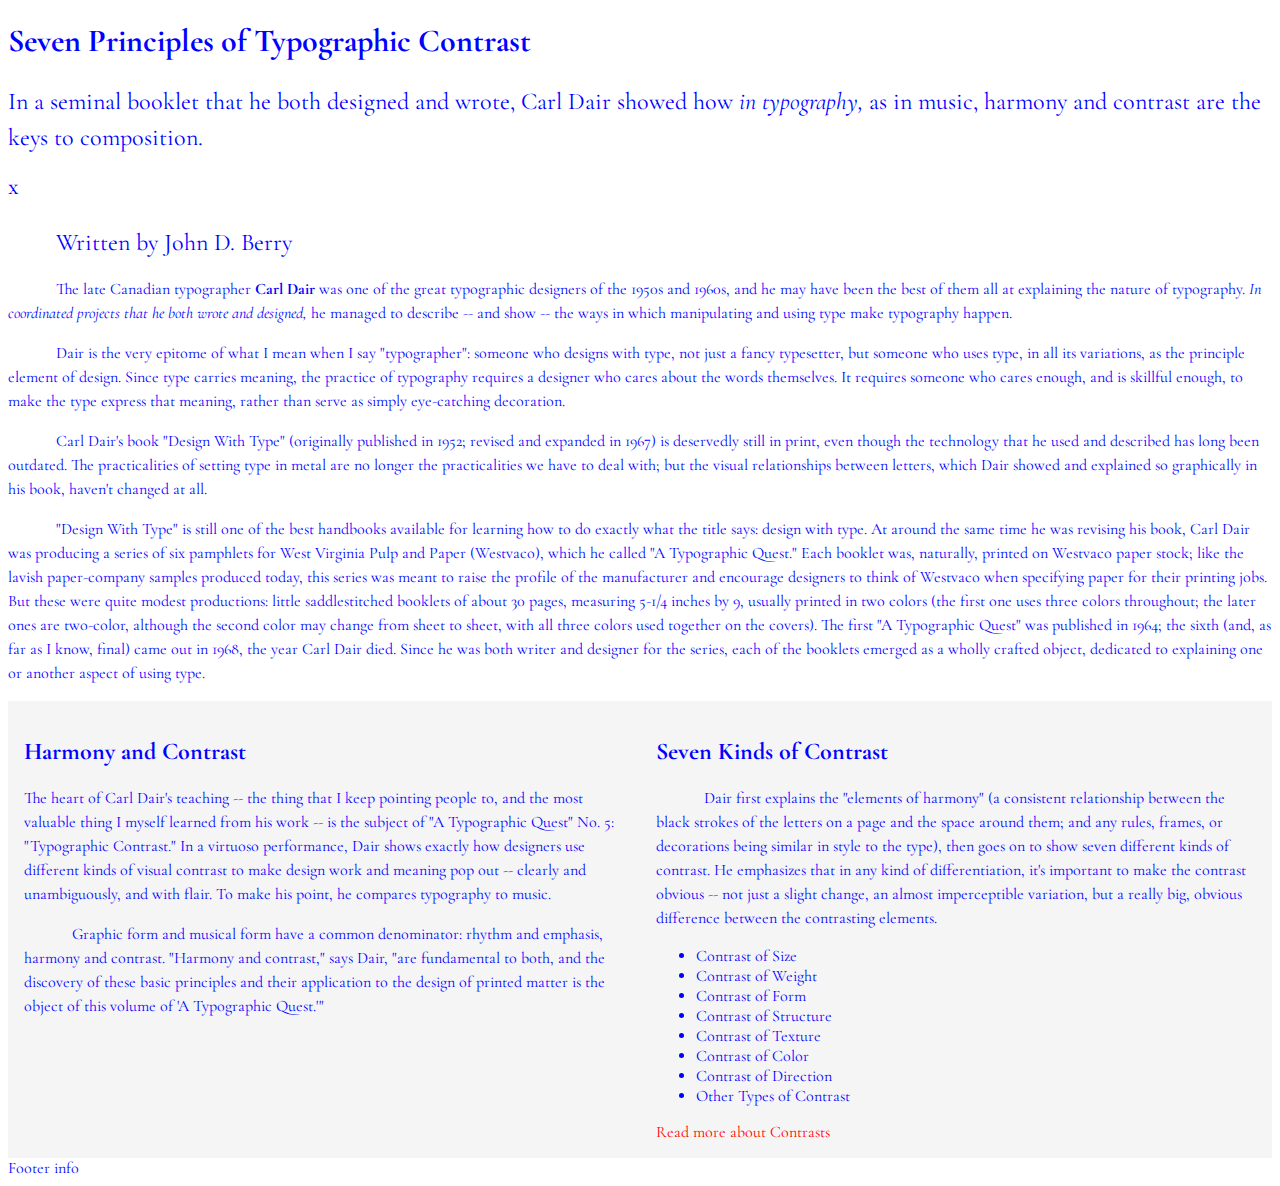
<file: 03_css/seven-principles.html>
<!DOCTYPE html>
<html lang="en">
	<head>
		<meta charset="utf-8">
		<meta content="ie=edge" http-equiv="x-ua-compatible">
		<meta content="width=device-width, initial-scale=1" name="viewport">
		<title>
			HTML markup
		</title>
		<link rel="stylesheet" type="text/css" href="styles/stylesheet.css">
	</head>
	<body>
		<main>
			<header>
				<h1>Seven Principles of Typographic Contrast</h1>
			</header>

			<section id="intro">
				<p class="noindent">
					In a seminal booklet that he both designed and wrote, Carl Dair showed how <em>in typography,</em> as in music, harmony and contrast are the keys to composition.
				</p>x
				<p>
					Written by John D. Berry
				</p>
			</section>


				<p>
					The late Canadian typographer <strong>Carl Dair</strong> was one of the great typographic designers of the 1950s and 1960s, and he may have been the best of them all at explaining the nature of typography. <em>In coordinated projects that he both wrote and designed,</em> he managed to describe -- and show -- the ways in which manipulating and using type make typography happen.
				</p>
				<p>
					Dair is the very epitome of what I mean when I say "typographer": someone who designs with type, not just a fancy typesetter, but someone who uses type, in all its variations, as the principle element of design. Since type carries meaning, the practice of typography requires a designer who cares about the words themselves. It requires someone who cares enough, and is skillful enough, to make the type express that meaning, rather than serve as simply eye-catching decoration.
				</p>
				<p>
					Carl Dair's book "Design With Type" (originally published in 1952; revised and expanded in 1967) is deservedly still in print, even though the technology that he used and described has long been outdated. The practicalities of setting type in metal are no longer the practicalities we have to deal with; but the visual relationships between letters, which Dair showed and explained so graphically in his book, haven't changed at all.
				</p>
				<p>
					"Design With Type" is still one of the best handbooks available for learning how to do exactly what the title says: design with type. At around the same time he was revising his book, Carl Dair was producing <span>a series of six pamphlets for West Virginia Pulp and Paper (Westvaco)</span>, which he called "A Typographic Quest." Each booklet was, naturally, printed on Westvaco paper stock; like the lavish paper-company samples produced today, this series was meant to raise the profile of the manufacturer and encourage designers to think of Westvaco when specifying paper for their printing jobs. But these were quite modest productions: little saddlestitched booklets of about 30 pages, measuring 5-1/4 inches by 9, usually printed in two colors (the first one uses three colors throughout; the later ones are two-color, although the second color may change from sheet to sheet, with all three colors used together on the covers). The first "A Typographic Quest" was published in 1964; the sixth (and, as far as I know, final) came out in 1968, the year Carl Dair died. Since he was both writer and designer for the series, each of the booklets emerged as a wholly crafted object, dedicated to explaining one or another aspect of using type.
				</p>

		<section id="columns">
			<div class="description">
				<h2>Harmony and Contrast</h2>
				<p class="noindent">
					The heart of Carl Dair's teaching -- the thing that I keep pointing people to, and the most valuable thing I myself learned from his work -- is the subject of "A Typographic Quest" No. 5: "Typographic Contrast." In a virtuoso performance, Dair shows exactly how designers use different kinds of visual contrast to make design work and meaning pop out -- clearly and unambiguously, and with flair. To make his point, he compares typography to music.
				</p>
				<p>
					Graphic form and musical form have a common denominator: rhythm and emphasis, harmony and contrast. "Harmony and contrast," says Dair, "are fundamental to both, and the discovery of these basic principles and their application to the design of printed matter is the object of this volume of 'A Typographic Quest.'"
				</p>
			</div>
			<div class="description">
				<h2>Seven Kinds of Contrast</h2>
				<p>
					Dair first explains the "elements of harmony" (a consistent relationship between the black strokes of the letters on a page and the space around them; and any rules, frames, or decorations being similar in style to the type), then goes on to show seven different kinds of contrast. He emphasizes that in any kind of differentiation, it's important to make the contrast obvious -- not just a slight change, an almost imperceptible variation, but a really big, obvious difference between the contrasting elements.
				</p>

				<ul>
					<li>Contrast of Size</li>
					<li>Contrast of Weight</li>
					<li>Contrast of Form</li>
					<li>Contrast of Structure</li>
					<li>Contrast of Texture</li>
					<li>Contrast of Color</li>
					<li>Contrast of Direction</li>
					<li>Other Types of Contrast</li>
				</ul>
				<a href="contrasts.html">Read more about Contrasts</a>
			</div>
		</section>
		<footer>
			Footer info
		</footer>
	</body>
</html>
</file>
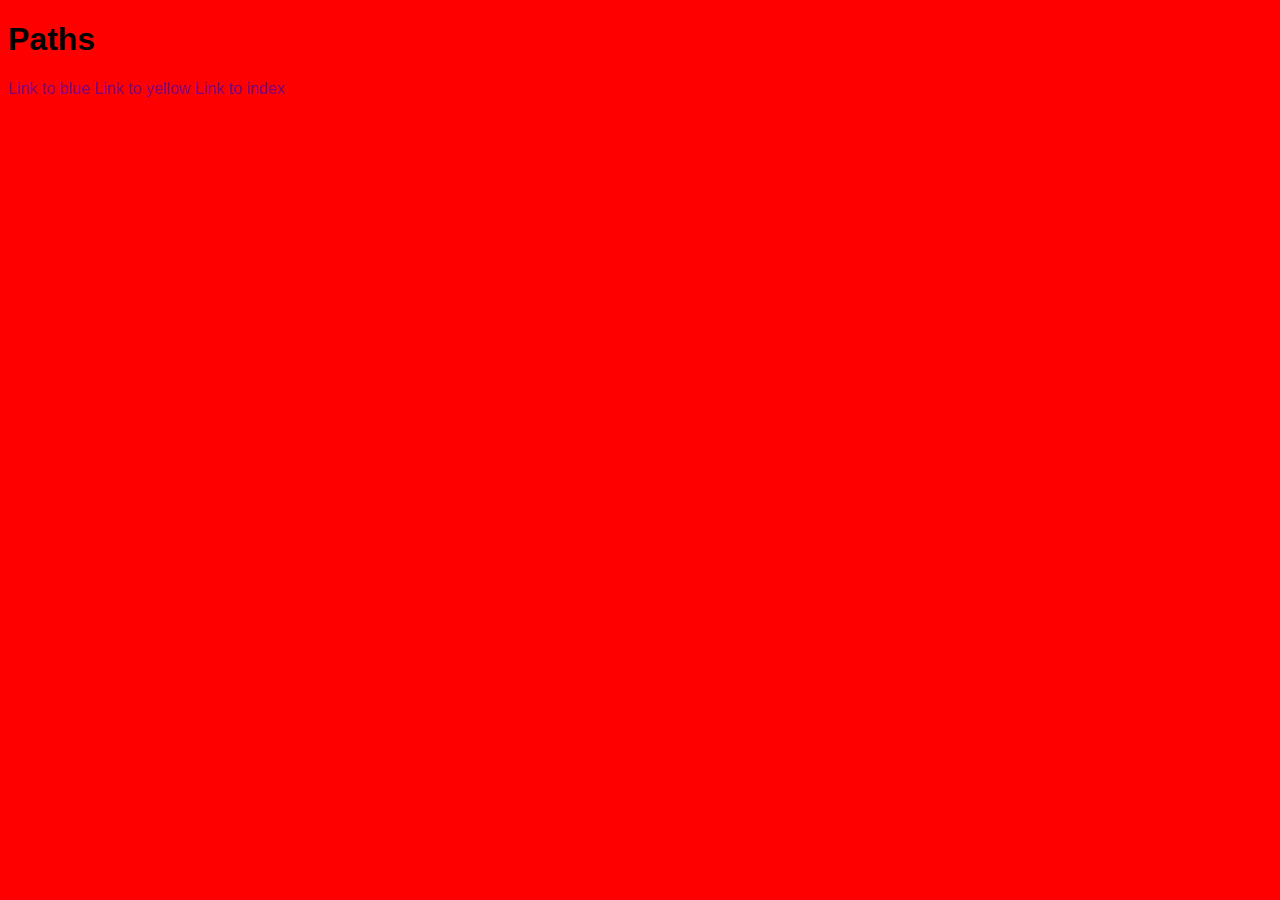
<file: 03_paths/red.html>
<!doctype html>
<html lang="en">
    <head>
        <meta charset="utf-8">
        <meta http-equiv="x-ua-compatible" content="ie=edge">
        <meta name="viewport" content="width=device-width, initial-scale=1">
        <title>Paths</title>
        <link rel="stylesheet" type="text/css" href="style.css">
    </head>
    <body class="red">
    	<h1>Paths</h1>
    	<a href="levelone/blue.html">Link to blue</a>
        <a href="levelone/leveltwo/yellow.html">Link to yellow</a>
    	<a href="index.html">Link to index</a>
    </body>
</html>
</file>
<file: 04_layout/styles.css>
body{
    font-family: 'Times New Roman', serif;
    padding: 1rem 5rem;
    margin: 0;
}


ul.nav{
    color: blue;
}

.orange{
    color: orange;
}

.yellow{
    background: yellow;
}


h1 {
        font-size: 30px;
}

h2{
        margin-top: 3em;
}

p{      
        margin: 0;
        margin-bottom: 5px;
        line-height: 1.5;
}


.event{
        background: rgba(255,0,0,0.2);
        border: 3px solid tomato;
       /* above is shorthand for
        border-width: 1px;
        border-style: solid;
        border-color: tomato;*/
        padding: 1em;
        box-sizing: border-box;
}

.event img{
    width: 100%;
}

section{
    overflow: auto;
    border: 5px solid green;
}

/*Floated layout*/
#floated .event{
    float: left;
    width: 300px;
    margin: 2em;
}

.tall{
    height: 500px;
}

/*Flexbox layout*/
#flexbox{
    display: flex;
}
.fixed {
   /* width: 150px;*/
    background: yellow;
}

#flexbox .event{
    flex: 1;
}
/*.col1{
    flex: 3;
}

.col2, .col3{
    flex: 1;
}

*/
/*Inline layout*/
#display .event{
    width: 300px;
    display: table-cell; /*or table-cell;*/
}

/*vertical centering*/
#centering{
    height: 100vh;
    background: #c8dfff;
    display: flex;
    align-items: center;
}

.box{
    width: 200px;
    height: 200px;
    background: #d3c52e;
    margin: auto;
}

li{
    display: inline-block;
    width: 300px;
}


/*li::before{
        content: '$ ';
}

h2::after{
        content: '*';
}
*/

/*Responsive Design via Media Queries*/

@media screen and (max-width: 1200px){

}

@media screen and (max-width: 600px){
    

}
</file>
<file: 02_paths/style.css>
body{
	font-family: Helvetica, Arial, sans-serif;
}

a{
	color: purple;
	text-decoration: none;
}

.cats{
 	background: #ffffff url("media/giphy.gif") repeat right top fixed; 
 	/* shorthand for
	background-color: #ffffff; 
 	background-image: url("img_tree.png");
 	background-repeat: no-repeat;
 	background-position: right top;
 	background-attachment: fixed;
 	*/
 	background-size: 100px;
}

.red{
	background: red;
}

.yellow{
	background: yellow;
}

#crop{
	width: 300px;
	height: 250px;
	overflow: hidden;
}

img{
	display: block;
	width: 100%;
/*	height: 400px;*/
}

.special{
	margin: auto;
}

.container{
	border: solid 3px white;
	width: 200px;
	height: 200px;
}
</file>
<file: 03_css/style.css>
@import url('https://fonts.googleapis.com/css?family=Libre+Franklin:400,400i,700');


body{
	font-family: 'Libre Franklin', sans-serif;
	background: yellow;
}

h1{
	text-decoration: underline;
}

h1,h2,h3,h4{
	margin: 0;
}

p{
	border: 1px solid #000;
	padding: 3rem;
	padding-top: 0;
	max-width: 800px;
	margin: auto;
	text-align: center;
}

section{
	background: white;
	margin: 3em;
}

section p{
	background: rgba(0,0,0,0.3);
	color: red;
}

.container{
	display: flex;
}

section{
	flex: 1;
}

.top{
	flex: 3;
}

.pup{
	border: 3px dashed blue;
}

.text{
	font-weight: bold;
	color: pink;
}

#idname{

}
/*
blockquote{
	font-size: 300px;
}*/

a{
	text-decoration: none;
}

a:hover{
	color: #000;
	background: yellow;
}
</file>
<file: 03_css/styles/stylesheet.css>
@import url('https://fonts.googleapis.com/css?family=Cormorant+Garamond:400,400i');

body{
	font-size: 16px;
	font-family: 'Cormorant Garamond', serif;
	color: blue;
}

a{
	color: red;
	text-decoration: none;
}

a:hover{
	color: purple;
}

#columns{
	background: rgb(245,245,245);
	display: flex;
	flex-wrap: wrap;
}

.description{
/*	border: 1px solid red;*/
	padding: 1rem;
	flex: 1;
	min-width: 25%;
	box-sizing: border-box;
}

.wide{
	background:rgb(0,255,0);
}
h3{

	background-color: yellow;
	color: blue;
}

p {
	line-height: 1.5;


	text-indent: 3rem;
/*	text-align: center;*/
	margin-bottom: 1rem;
}

.noindent{
	text-indent: 0;
}

#intro{
	font-size: 1.5rem;
}
</file>
<file: 03_paths/style.css>
body{
	font-family: Helvetica, Arial, sans-serif;
}

a{
	color: purple;
	text-decoration: none;
}

.cats{
 	background: #ffffff url("media/giphy.gif") repeat right top fixed; 
 	/* shorthand for
	background-color: #ffffff; 
 	background-image: url("img_tree.png");
 	background-repeat: no-repeat;
 	background-position: right top;
 	background-attachment: fixed;
 	*/
 	background-size: 100px;
}

.red{
	background: red;
}

.yellow{
	background: yellow;
}
</file>
